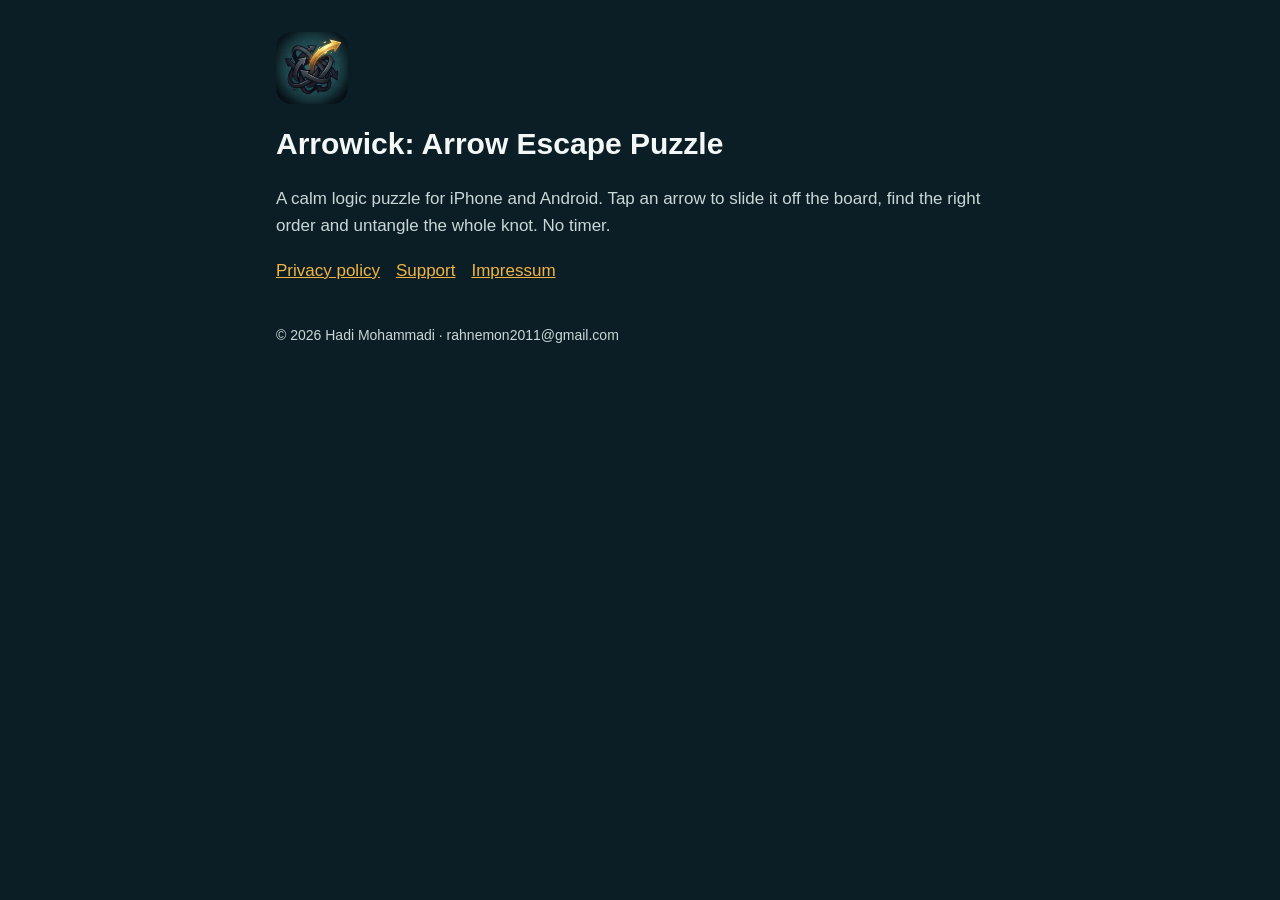
<file: index.html>
<!doctype html><html lang="en"><head><meta charset="utf-8"><meta name="viewport" content="width=device-width,initial-scale=1">
<title>Arrowick</title><link rel="stylesheet" href="style.css"></head><body><main>
<header><img src="icon.png" alt="Arrowick app icon"><h1>Arrowick: Arrow Escape Puzzle</h1>
<p>A calm logic puzzle for iPhone and Android. Tap an arrow to slide it off the board, find the right order and untangle the whole knot. No timer.</p></header>
<nav><a href="privacy.html">Privacy policy</a><a href="support.html">Support</a><a href="https://sites.google.com/view/cleverwickprivacypolicy/impressum">Impressum</a></nav>
<footer>© 2026 Hadi Mohammadi · rahnemon2011@gmail.com</footer></main></body></html>
</file>
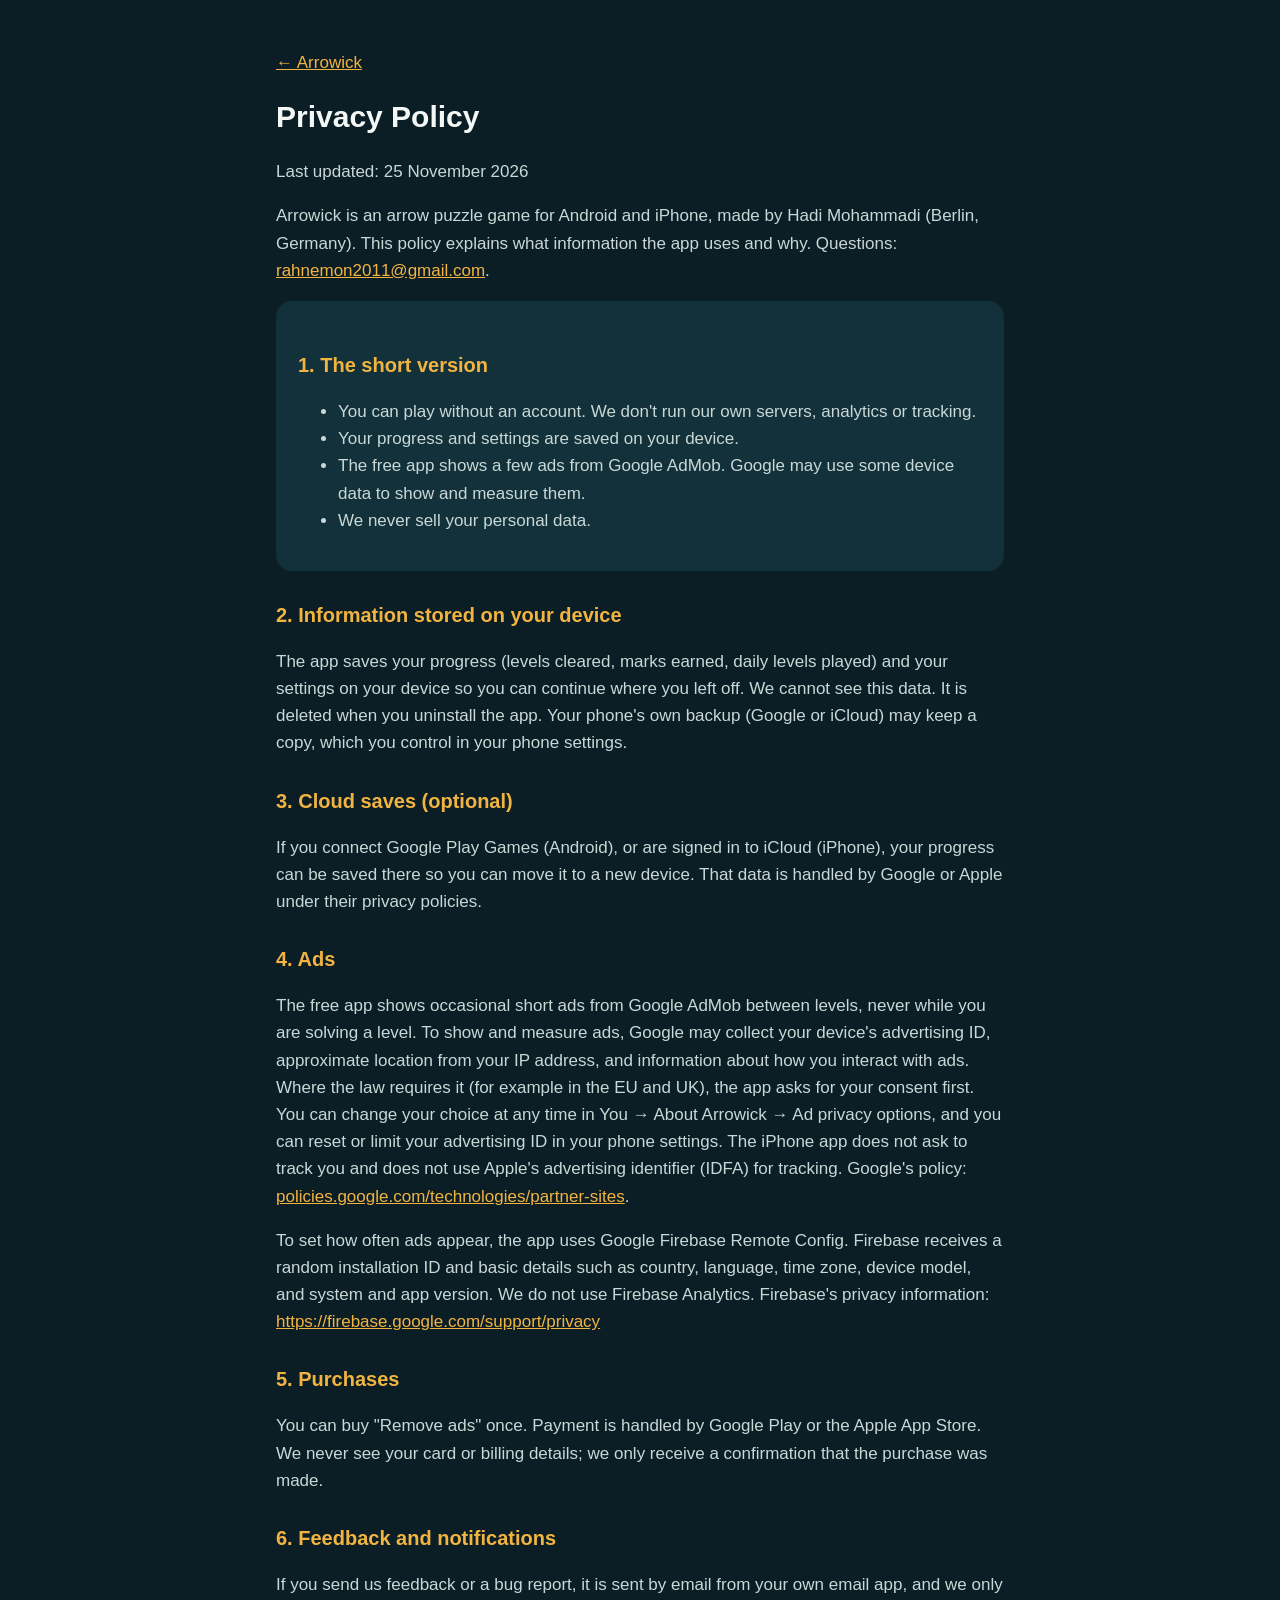
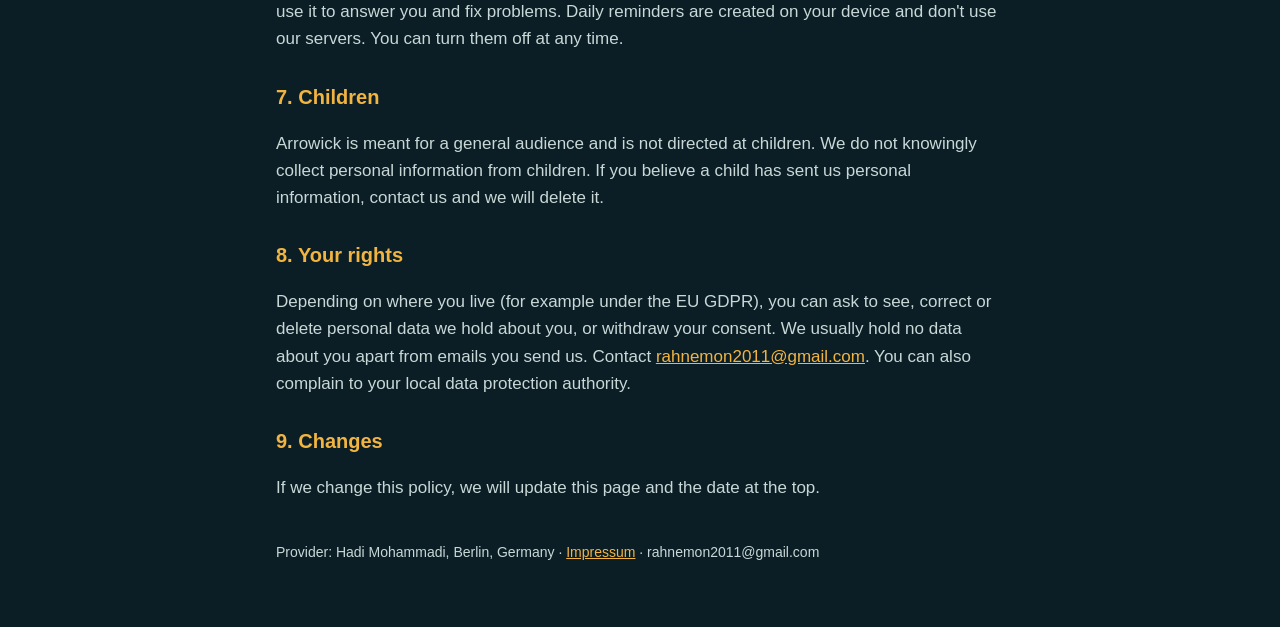
<file: privacy.html>
<!doctype html><html lang="en"><head><meta charset="utf-8"><meta name="viewport" content="width=device-width,initial-scale=1">
<title>Privacy Policy – Arrowick</title><link rel="stylesheet" href="style.css"></head><body><main>
<p><a href="index.html">← Arrowick</a></p>
<h1>Privacy Policy</h1><p>Last updated: 25 November 2026</p>
<p>Arrowick is an arrow puzzle game for Android and iPhone, made by Hadi Mohammadi (Berlin, Germany). This policy explains what information the app uses and why. Questions: <a href="mailto:rahnemon2011@gmail.com">rahnemon2011@gmail.com</a>.</p>
<div class="card"><h2>1. The short version</h2><ul>
<li>You can play without an account. We don't run our own servers, analytics or tracking.</li>
<li>Your progress and settings are saved on your device.</li>
<li>The free app shows a few ads from Google AdMob. Google may use some device data to show and measure them.</li>
<li>We never sell your personal data.</li></ul></div>
<h2>2. Information stored on your device</h2><p>The app saves your progress (levels cleared, marks earned, daily levels played) and your settings on your device so you can continue where you left off. We cannot see this data. It is deleted when you uninstall the app. Your phone's own backup (Google or iCloud) may keep a copy, which you control in your phone settings.</p>
<h2>3. Cloud saves (optional)</h2><p>If you connect Google Play Games (Android), or are signed in to iCloud (iPhone), your progress can be saved there so you can move it to a new device. That data is handled by Google or Apple under their privacy policies.</p>
<h2>4. Ads</h2><p>The free app shows occasional short ads from Google AdMob between levels, never while you are solving a level. To show and measure ads, Google may collect your device's advertising ID, approximate location from your IP address, and information about how you interact with ads. Where the law requires it (for example in the EU and UK), the app asks for your consent first. You can change your choice at any time in You → About Arrowick → Ad privacy options, and you can reset or limit your advertising ID in your phone settings. The iPhone app does not ask to track you and does not use Apple's advertising identifier (IDFA) for tracking. Google's policy: <a href="https://policies.google.com/technologies/partner-sites">policies.google.com/technologies/partner-sites</a>.</p>
<p>To set how often ads appear, the app uses Google Firebase Remote Config. Firebase receives a random installation ID and basic details such as country, language, time zone, device model, and system and app version. We do not use Firebase Analytics. Firebase's privacy information: <a href="https://firebase.google.com/support/privacy">https://firebase.google.com/support/privacy</a></p>
<h2>5. Purchases</h2><p>You can buy "Remove ads" once. Payment is handled by Google Play or the Apple App Store. We never see your card or billing details; we only receive a confirmation that the purchase was made.</p>
<h2>6. Feedback and notifications</h2><p>If you send us feedback or a bug report, it is sent by email from your own email app, and we only use it to answer you and fix problems. Daily reminders are created on your device and don't use our servers. You can turn them off at any time.</p>
<h2>7. Children</h2><p>Arrowick is meant for a general audience and is not directed at children. We do not knowingly collect personal information from children. If you believe a child has sent us personal information, contact us and we will delete it.</p>
<h2>8. Your rights</h2><p>Depending on where you live (for example under the EU GDPR), you can ask to see, correct or delete personal data we hold about you, or withdraw your consent. We usually hold no data about you apart from emails you send us. Contact <a href="mailto:rahnemon2011@gmail.com">rahnemon2011@gmail.com</a>. You can also complain to your local data protection authority.</p>
<h2>9. Changes</h2><p>If we change this policy, we will update this page and the date at the top.</p>
<footer>Provider: Hadi Mohammadi, Berlin, Germany · <a href="https://sites.google.com/view/cleverwickprivacypolicy/impressum">Impressum</a> · rahnemon2011@gmail.com</footer>
</main></body></html>
</file>
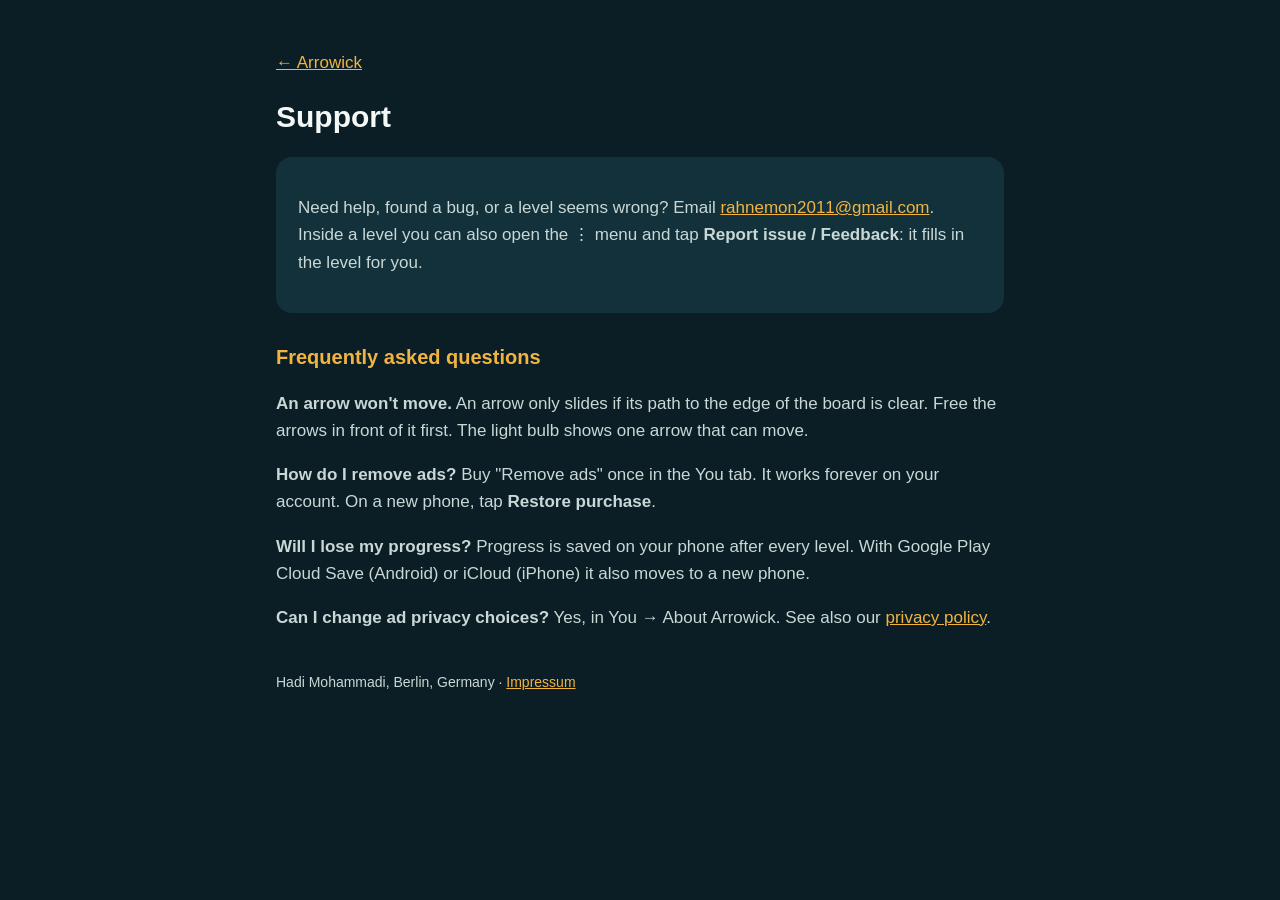
<file: support.html>
<!doctype html><html lang="en"><head><meta charset="utf-8"><meta name="viewport" content="width=device-width,initial-scale=1">
<title>Support – Arrowick</title><link rel="stylesheet" href="style.css"></head><body><main>
<p><a href="index.html">← Arrowick</a></p>
<h1>Support</h1>
<div class="card"><p>Need help, found a bug, or a level seems wrong? Email <a href="mailto:rahnemon2011@gmail.com?subject=Arrowick%20support">rahnemon2011@gmail.com</a>. Inside a level you can also open the ⋮ menu and tap <b>Report issue / Feedback</b>: it fills in the level for you.</p></div>
<h2>Frequently asked questions</h2>
<p><b>An arrow won't move.</b> An arrow only slides if its path to the edge of the board is clear. Free the arrows in front of it first. The light bulb shows one arrow that can move.</p>
<p><b>How do I remove ads?</b> Buy "Remove ads" once in the You tab. It works forever on your account. On a new phone, tap <b>Restore purchase</b>.</p>
<p><b>Will I lose my progress?</b> Progress is saved on your phone after every level. With Google Play Cloud Save (Android) or iCloud (iPhone) it also moves to a new phone.</p>
<p><b>Can I change ad privacy choices?</b> Yes, in You → About Arrowick. See also our <a href="privacy.html">privacy policy</a>.</p>
<footer>Hadi Mohammadi, Berlin, Germany · <a href="https://sites.google.com/view/cleverwickprivacypolicy/impressum">Impressum</a></footer>
</main></body></html>
</file>
<file: style.css>
:root{--bg:#0B1E26;--card:#12313A;--text:#F3F7F6;--muted:#C9D8D6;--accent:#F2B441}
*{box-sizing:border-box}body{margin:0;background:var(--bg);color:var(--text);font:17px/1.6 -apple-system,BlinkMacSystemFont,"Segoe UI",Roboto,sans-serif}
main{max-width:760px;margin:0 auto;padding:32px 16px 64px}
h1{font-size:30px;margin:8px 0 4px}h2{font-size:20px;margin:28px 0 6px;color:var(--accent)}
p,li{color:var(--muted)}a{color:var(--accent)}
.card{background:var(--card);border-radius:16px;padding:20px 22px;margin:16px 0}
nav a{margin-right:16px}header img{width:72px;height:72px;border-radius:16px}
footer{margin-top:40px;font-size:14px;color:var(--muted)}
</file>
